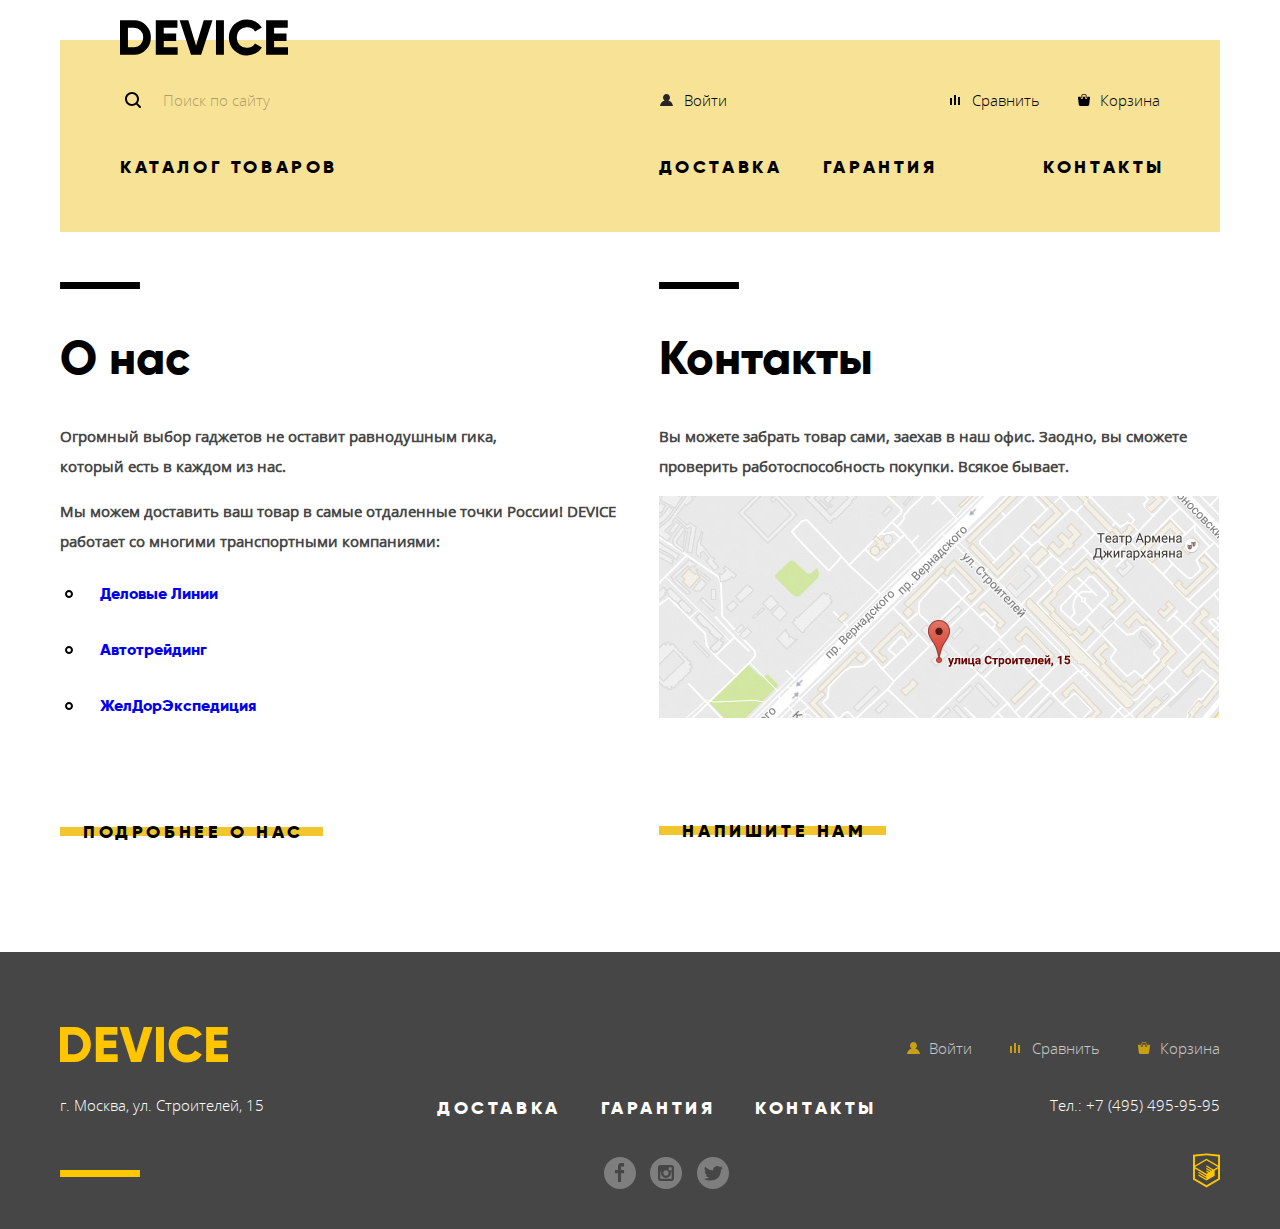
<file: index.html>
<!DOCTYPE html>
<html lang="ru">
<head>
  <meta charset="UTF-8">
  <title>Главная страница: Девайс</title>
  <link rel="stylesheet" href="">
  <link rel="stylesheet" href="css/normalize.css">
  <link rel="stylesheet" href="css/style.css">
</head>
<body>
  <header>
    <nav class="main-navigaton">
      <a class="main-header-logo" tabindex="0"><img src="img/main-logo.svg" width="168" height="53" alt="Логотип DEVICE">
      </a>
      <div class="main-page-navigation">
        <form class="main-form-search">
          <span></span>
          <input type="search" class="main-search" id="search" name="search" placeholder="Поиск по сайту" autocomplete="off">
          <button type="submit" name="submit" class="visually-hidden">Найти</button>
        </form>
        <ul class="user-navigation">
          <li class="login-link"><a href="#">Войти</a></li>
          <li class="compare"><a href="#">Сравнить</a></li>
          <li class="basket"><a href="#">Корзина</a></li>
        </ul>
      </div>
      <ul class="site-navigation">
        <li class="catalog"><a href="catalog.html">Каталог товаров</a>
          <ul class="modal displayed-hidden">
            <a href="#"><li>Виртуальная реальность</li></a>
            <a href="#"><li>Моноподы для селфи</li></a>
            <a href="#"><li>Экшн-камеры</li></a>
            <a href="#"><li>Фитнес-браслеты</li></a>
            <a href="#"><li>Умные часы</li></a>
            <a href="#"><li>Квадрокоптеры</li></a>
          </ul>
        </li>
        <li class="delivery"><a href="#">Доставка</a></li>
        <li class="warranty"><a href="#">Гарантия</a></li>
        <li class="contacts"><a href="#">Контакты</a></li>
      </ul>
    </nav>
  </header>
  <main class="container">
    <section class="main-about">
      <svg class="main-bar" xmlns="http://www.w3.org/2000/svg" xmlns:xlink="http://www.w3.org/1999/xlink" width="80" height="7" viewBox="0 0 80 7">
        <metadata><?xpacket begin="﻿" id="W5M0MpCehiHzreSzNTczkc9d"?>
          <x:xmpmeta xmlns:x="adobe:ns:meta/" x:xmptk="Adobe XMP Core 5.6-c138 79.159824, 2016/09/14-01:09:01">
            <rdf:RDF xmlns:rdf="http://www.w3.org/1999/02/22-rdf-syntax-ns#">
              <rdf:Description rdf:about=""/>
            </rdf:RDF>
          </x:xmpmeta><?xpacket end="w"?>
        </metadata>
        <image id="Layer_6_copy_3" data-name="Layer 6 copy 3" width="80" height="7" xlink:href="[data-uri]"/>
      </svg>
      <h2 class="about-title">О нас</h2>
      <p>Огромный выбор гаджетов не оставит равнодушным гика,<br> который есть в каждом из нас.</p>
      <p>Мы можем доставить ваш товар в самые отдаленные точки России! DEVICE работает со многими транспортными компаниями:</p>
      <ul class="delivery-companys">
        <li class="delivery-company"><p><a href="#">Деловые Линии</a></p></li>
        <li class="delivery-company"><p><a href="#">Автотрейдинг</a></p></li>
        <li class="delivery-company"><p><a href="#">ЖелДорЭкспедиция</a></p></li>
      </ul>
      <a class="about" href="#">Подробнее о нас</a>
    </section>
    <section class="main-contacts">
      <svg class="main-bar" xmlns="http://www.w3.org/2000/svg" xmlns:xlink="http://www.w3.org/1999/xlink" width="80" height="7" viewBox="0 0 80 7">
        <metadata><?xpacket begin="﻿" id="W5M0MpCehiHzreSzNTczkc9d"?>
          <x:xmpmeta xmlns:x="adobe:ns:meta/" x:xmptk="Adobe XMP Core 5.6-c138 79.159824, 2016/09/14-01:09:01">
            <rdf:RDF xmlns:rdf="http://www.w3.org/1999/02/22-rdf-syntax-ns#">
              <rdf:Description rdf:about=""/>
            </rdf:RDF>
          </x:xmpmeta><?xpacket end="w"?>
        </metadata>
        <image id="Layer_6_copy_3" data-name="Layer 6 copy 3" width="80" height="7" xlink:href="[data-uri]"/>
      </svg>
      <h2 class="contacts-title">Контакты</h2>
      <p>Вы можете забрать товар сами, заехав в наш офис. Заодно, вы сможете проверить работоспособность покупки. Всякое бывает.</p>
      <a href="#"><img src="img/map.jpg" width="560" height="222" alt="Наш адрес: г. Москва, ул. Строителей, 15"></a>
      <a class="write" href="#">Напишите нам</a>
    </section>
  </main>

  <footer class="main-footer">
    <section class="footer-user">
      <a class="main-footer-logo" tabindex="0"><img src="img/main-footer-logo.svg" width="168" height="53" alt="Логотип DEVICE"></a>
      <ul class="user-navigation-footer">
        <li class="login-link-footer"><a href="#">Войти</a></li>
        <li class="compare-footer"><a href="#">Сравнить</a></li>
        <li class="basket-footer"><a href="#">Корзина</a></li>
      </ul>
    </section>
    <section class="footer-conditions">
      <p class="footer-address">
        г. Москва, ул. Строителей, 15
      </p>
      <ul class="site-navigation-footer">
          <li class="delivery-footer"><a href="#">Доставка</a></li>
          <li class="warranty-footer"><a href="#">Гарантия</a></li>
          <li class="contacts-footer"><a href="#">Контакты</a></li>
      </ul>
      <p class="footer-phone">
        <a href="tel:+7 (495) 495-95-95">Тел.: +7 (495) 495-95-95</a>
      </p>
    </section>
    <section class="footer-social">
      <svg class="bar-footer" xmlns="http://www.w3.org/2000/svg" xmlns:xlink="http://www.w3.org/1999/xlink" width="80" height="7" viewBox="0 0 80 7">
        <metadata><?xpacket begin="﻿" id="W5M0MpCehiHzreSzNTczkc9d"?>
          <x:xmpmeta xmlns:x="adobe:ns:meta/" x:xmptk="Adobe XMP Core 5.6-c138 79.159824, 2016/09/14-01:09:01">
            <rdf:RDF xmlns:rdf="http://www.w3.org/1999/02/22-rdf-syntax-ns#">
              <rdf:Description rdf:about=""/>
              </rdf:RDF>
          </x:xmpmeta><?xpacket end="w"?>
        </metadata>
        <image id="Layer_6_copy_5" data-name="Layer 6 copy 5" width="80" height="7" xlink:href="[data-uri]"/>
      </svg>
      <ul class="footer-social-list">
        <li><a class="social-button-facebook" href="#"><span class="visually-hidden">Фейсбук</span></a></li>
        <li><a class="social-button-instargam" href="#"><span class="visually-hidden">Инстаграм</span></a></li>
        <li><a class="social-button-twitter" href="#"><span class="visually-hidden">Твиттер</span></a></li>
      </ul>
      <p class="footer-copyright">
        <a class="button-copyright" href="https://htmlacademy.ru/intensive/htmlcss"><span class="visually-hidden">HTML Academy</span>
          <svg version="1.1" id="Layer_1" xmlns="http://www.w3.org/2000/svg" xmlns:xlink="http://www.w3.org/1999/xlink" x="0px" y="0px" width="27px" height="35px" viewBox="0 0 26.943 34.09" enable-background="new 0 0 26.943 34.09" xml:space="preserve">
            <path d="M13.62,0.017L13.472,0L0,1.412v24.661l13.473,8.017l13.43-7.99l0.042-0.025V1.412L13.62,0.017z M25.019,12.127L13.495,5.334 L13.494,5.23l-0.087,0.05l-0.088-0.056v0.109L1.925,12.118V3.147l11.548-1.212l11.547,1.212V12.127z M13.405,6.787L24.923,13.5 l-4.479,2.64l-7.093-4.221l-0.014,1.415l5.904,3.513l-0.86,0.507l-5.03-2.992l-0.014,1.415l3.827,2.275l-0.782,0.523l-3.031-1.787 l-0.014,1.413l1.853,1.091l-1.8,1.081L2.034,13.622L13.405,6.787z M1.925,15.127l11.411,6.791l0.016,1.044L5.41,18.234L5.395,19.65 l7.979,4.795l0.018,1.076l-7.973-4.74l-0.013,1.414l8.021,4.822l0.046,0.025l8.143-4.872l-0.011-5.177l3.415-2.036v10.021 L13.472,31.85L1.925,24.979V15.127z" fill="#ffc600"/>
          </svg>
        </a>
      </p>
    </section>
  </footer>

  <section class="modal modal-map">
    <h2 class="visually-hidden">Как до нас добраться</h2>
    <img src="img/map-big.jpg" width="960" height="559" alt="Наш адрес: г. Москва, ул. Строителей, 15">
    <span class="modal-close">Закрыть</span>
  </section>

  <section class="modal modal-contacts">
    <h2 class="visually-hidden">Обратная связь</h2>
    <form action="https://echo.htmlacademy.ru" method="post">
      <p><label for="name">Ваше имя:</label></p>
        <input type="text" name="name" id="name" placeholder="Имя Фамилия">
      <p><label for="e-mail">Ваш e-mail:</label></p>
        <input type="email" name="e-mail" id="e-mail" placeholder="email@example.com">
      <p><label for="message">Текст письма:</label></p>
        <textarea name="message" id="message" rows="20" placeholder="В свободной форме"></textarea>
      <input type="submit" value="Отправить">
    </form>
    <span class="modal-close">Закрыть</span>
  </section>

<script>document.write('<script src="http://' + (location.host || 'localhost').split(':')[0] + ':35729/livereload.js?snipver=1"></' + 'script>')</script>
</body>
</html>
</file>
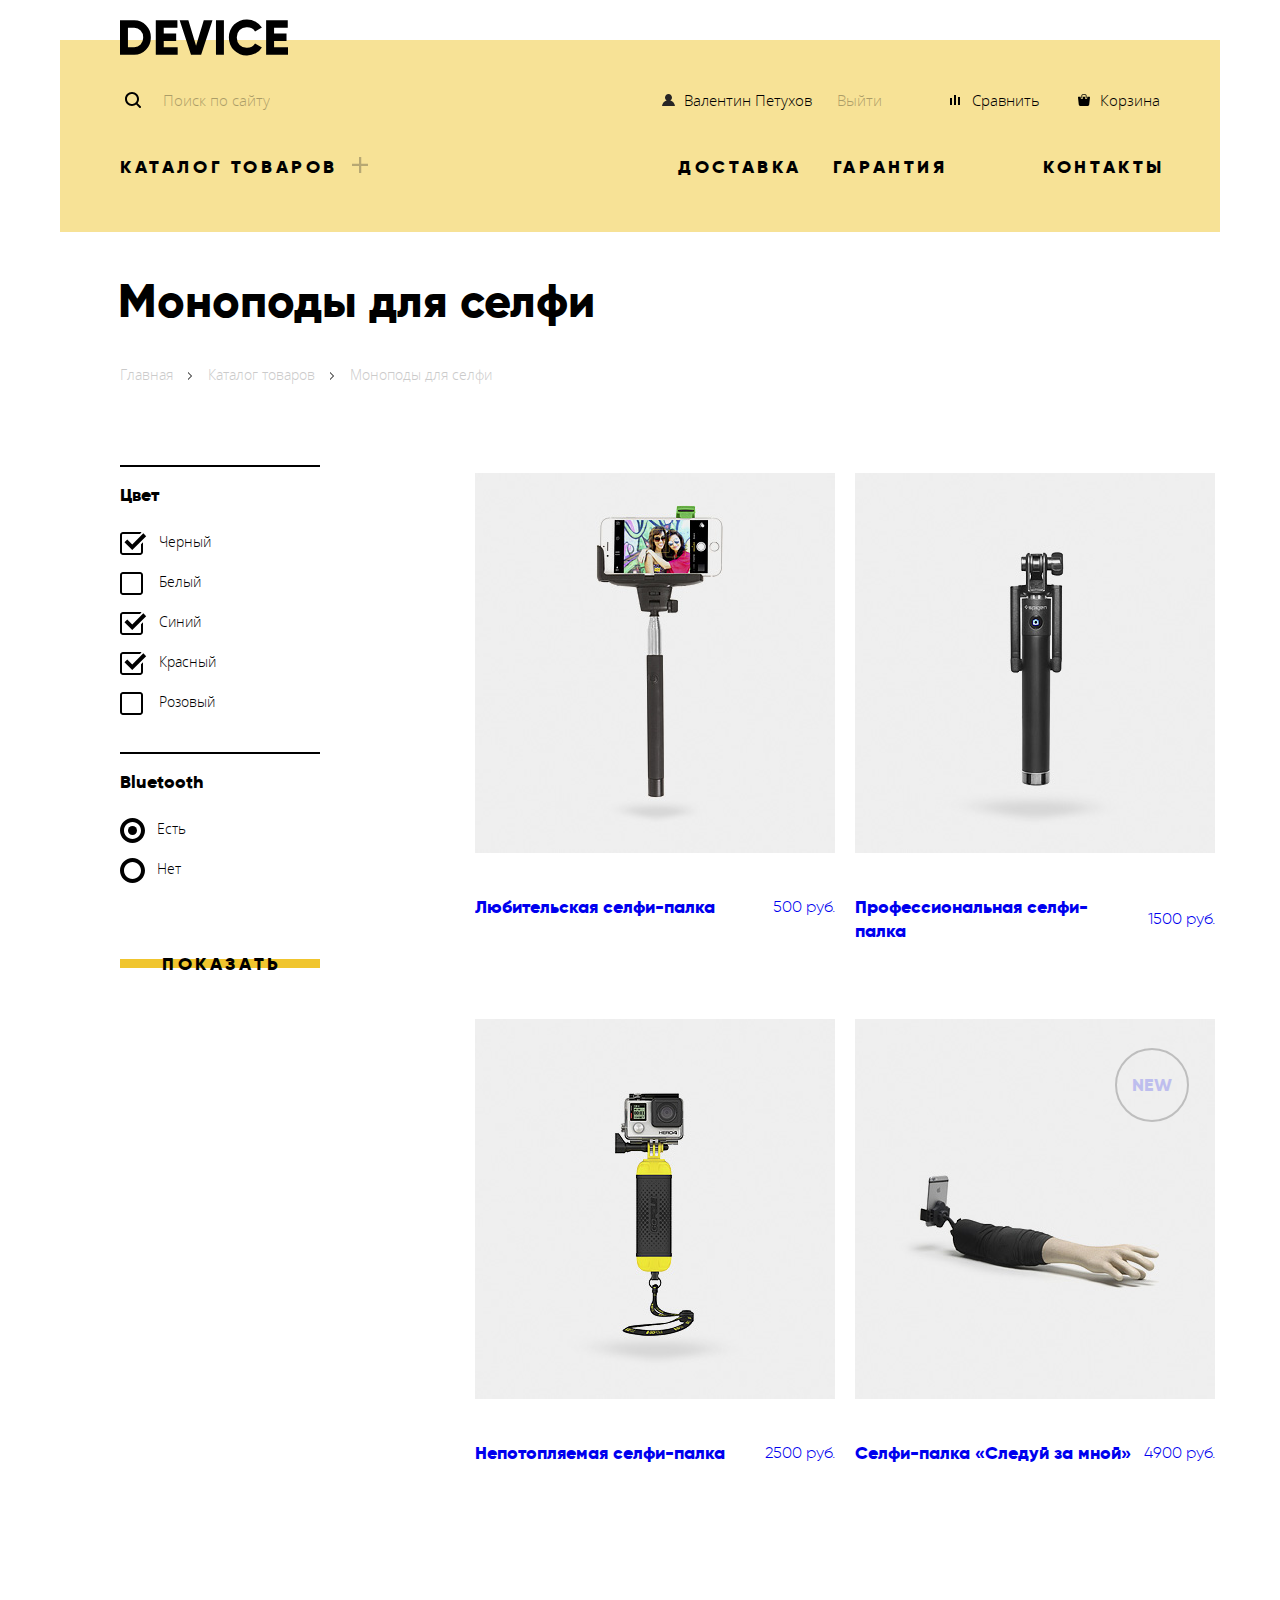
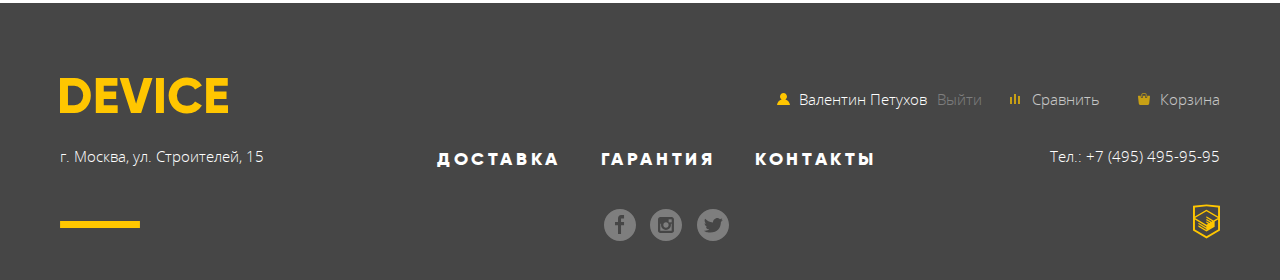
<file: catalog.html>
<!DOCTYPE html>
<html lang="ru">
<head>
  <meta charset="UTF-8">
  <title>Каталог товаров: Девайс</title>
  <link rel="stylesheet" href="css/normalize.css">
  <link rel="stylesheet" href="css/style.css">
</head>
<body>
  <header>
    <nav class="main-navigaton">
      <a href="index.html" class="main-header-logo" tabindex="0"><img src="img/main-logo.svg" width="168" height="53" alt="Логотип DEVICE">
      </a>
      <div class="main-page-navigation">
        <form class="main-form-search">
          <span></span>
          <input type="search" class="main-search" id="search" name="search" placeholder="Поиск по сайту" autocomplete="off">
          <button type="submit" name="submit" class="visually-hidden">Найти</button>
        </form>
        <ul class="user-navigation">
          <li class="login-name">Валентин Петухов</li>
          <li class="login-unlink"><a href="#">Выйти</a></li>
          <li class="compare"><a href="#">Сравнить</a></li>
          <li class="basket"><a href="#">Корзина</a></li>
        </ul>
      </div>
      <ul class="site-navigation">
        <li class="catalog">Каталог товаров
          <input class="catalog-button" type="checkbox" id="catalog-button">
          <label for="catalog-button" tabindex="0"></label>
          <ul class="modal">
                <div>
                  <li><a href="#">Виртуальная реальность</a></li>
                  <li><a href="#">Моноподы для селфи</a></li>
                  <li><a href="#">Экшн-камеры</a></li>
                </div>
                <div>
                  <li><a href="#">Фитнес-браслеты</a></li>
                  <li><a href="#">Умные часы</a></li>
                </div>
                <div>
                  <li><a href="#">Квадрокоптеры</a></li>
                </div>
          </ul>
        </li>
        <li class="delivery"><a href="#">Доставка</a></li>
        <li class="warranty"><a href="#">Гарантия</a></li>
        <li class="contacts"><a href="#">Контакты</a></li>
      </ul>
    </nav>
  </header>
  <main>
    <section class="main-title">
      <h1 class="page-title">Моноподы для селфи</h1>
      <ul class="breadcrumbs">
        <li><a href="index.html">Главная</a></li>
        <li><a href="catalog.html">Каталог товаров</a></li>
        <li class="breadcrumbs-current">Моноподы для селфи</li>
      </ul>
    </section>

    <div class="catalog-columns">
      <section class="filters">
        <h2 class="visually-hidden">Фильтр:</h2>

        <form class="filter" method="get" action="https://echo.htmlacademy.ru"">
          <fieldset class="filter-color">
            <p>Цвет</p>
            <ul class="color">
              <li>
                <input type="checkbox" name="black" id="black" checked>
                <label for="black">Черный</label>
              </li>
              <li>
                <input type="checkbox" name="white" id="white">
                <label for="white">Белый</label>
              </li>
              <li>
                <input type="checkbox" name="blue" id="blue" checked>
                <label for="blue">Синий</label>
              </li>
              <li>
                <input type="checkbox" name="red" id="red" checked>
                <label for="red">Красный</label>
              </li>
              <li>
                <input type="checkbox" name="pink" id="pink">
                <label for="pink">Розовый</label>
              </li>
            </ul>
          </fieldset>
          <fieldset class="filter-bluetooth">
            <p>Bluetooth</p>
            <ul class="bluetooth">
              <li>
                <input type="radio" name="radioButton" id="yes" checked>
                <label for="yes">Есть</label>
              </li>
              <li>
                <input type="radio" name="radioButton" id="no">
                <label for="no">Нет</label>
              </li>
            </ul>
          </fieldset>
          <input type="submit" class="show" name="show" id="show" value="Показать">
        </form>
      </section>
        <h2 class="visually-hidden">Список селфи-палок</h2>
        <ul class="catalog-list">
          <li class="catalog-item">
            <a class="catalog-item-list" href="#">
              <p>
                <img src="img/item-1.jpg" alt="Любительская селфи-палка" width="360" height="380">
              </p>
              <div>
                <h3>Любительская селфи-палка</h3>
                <b>500 руб.</b>
              </div>
            </a>
          </li>
          <li class="catalog-item">
            <a class="catalog-item-list" href="#">
              <p>
                <img src="img/item-2.jpg" alt="Профессиональная селфи-палка" width="360" height="380">
              </p>
              <div>
                <h3>Профессиональная селфи-палка</h3>
                <b>1500 руб.</b>
              </div>
            </a>
          </li>
          <li class="catalog-item">
            <a class="catalog-item-list" href="#">
              <p>
                <img src="img/item-3.jpg" alt="Непотопляемая селфи-палка" width="360" height="380">
              </p>
              <div>
                <h3>Непотопляемая селфи-палка</h3>
                <b>2500 руб.</b>
              </div>
            </a>
          </li>
          <li class="catalog-item">
            <a class="catalog-item-list" href="#">
              <p class="new">
                <img src="img/item-4.jpg" alt="Селфи-палка «Следуй за мной»" width="360" height="380">
                <span>NEW</span>
              </p>
              <div>
                <h3>Селфи-палка «Следуй за мной»</h3>
                <b>4900 руб.</b>
              </div>
            </a>
          </li>
        </ul>

    </div>
  </main>

  <footer class="main-footer">
    <section class="footer-user">
    <a class="main-footer-logo" href="index.html"><img src="img/main-footer-logo.svg" width="168" height="53" alt="Логотип DEVICE"></a>
    <ul class="user-navigation-footer">
      <li class="login-name-footer">Валентин Петухов</li>
      <li class="login-unlink-footer"><a href="#">Выйти</a></li>
      <li class="compare-footer"><a href="#">Сравнить</a></li>
      <li class="basket-footer"><a href="#">Корзина</a></li>
    </ul>
    </section>
    <section class="footer-conditions">
    <p class="footer-address">
      г. Москва, ул. Строителей, 15
    </p>
    <ul class="site-navigation-footer">
        <li class="delivery-footer"><a href="#">Доставка</a></li>
        <li class="warranty-footer"><a href="#">Гарантия</a></li>
        <li class="contacts-footer"><a href="#">Контакты</a></li>
    </ul>
    <p class="footer-phone">
      <a href="tel:+7 (495) 495-95-95">Тел.: +7 (495) 495-95-95</a>
    </p>
    </section>
    <section class="footer-social">
      <svg class="bar-footer" xmlns="http://www.w3.org/2000/svg" xmlns:xlink="http://www.w3.org/1999/xlink" width="80" height="7" viewBox="0 0 80 7">
        <metadata><?xpacket begin="﻿" id="W5M0MpCehiHzreSzNTczkc9d"?>
          <x:xmpmeta xmlns:x="adobe:ns:meta/" x:xmptk="Adobe XMP Core 5.6-c138 79.159824, 2016/09/14-01:09:01">
            <rdf:RDF xmlns:rdf="http://www.w3.org/1999/02/22-rdf-syntax-ns#">
              <rdf:Description rdf:about=""/>
              </rdf:RDF>
          </x:xmpmeta><?xpacket end="w"?>
        </metadata>
        <image id="Layer_6_copy_5" data-name="Layer 6 copy 5" width="80" height="7" xlink:href="[data-uri]"/>
      </svg>
      <ul class="footer-social-list">
        <li><a class="social-button-facebook" href="#"><span class="visually-hidden">Фейсбук</a></li>
        <li><a class="social-button-instargam" href="#"><span class="visually-hidden">Инстаграм</span></a></li>
        <li><a class="social-button-twitter" href="#"><span class="visually-hidden">Твиттер</span></a></li>
      </ul>
      <p class="footer-copyright">
        <a class="button-copyright" href="https://htmlacademy.ru/intensive/htmlcss"><span class="visually-hidden">HTML Academy</span>
          <svg version="1.1" id="Layer_1" xmlns="http://www.w3.org/2000/svg" xmlns:xlink="http://www.w3.org/1999/xlink" x="0px" y="0px" width="27px" height="35px" viewBox="0 0 26.943 34.09" enable-background="new 0 0 26.943 34.09" xml:space="preserve">
            <path d="M13.62,0.017L13.472,0L0,1.412v24.661l13.473,8.017l13.43-7.99l0.042-0.025V1.412L13.62,0.017z M25.019,12.127L13.495,5.334 L13.494,5.23l-0.087,0.05l-0.088-0.056v0.109L1.925,12.118V3.147l11.548-1.212l11.547,1.212V12.127z M13.405,6.787L24.923,13.5 l-4.479,2.64l-7.093-4.221l-0.014,1.415l5.904,3.513l-0.86,0.507l-5.03-2.992l-0.014,1.415l3.827,2.275l-0.782,0.523l-3.031-1.787 l-0.014,1.413l1.853,1.091l-1.8,1.081L2.034,13.622L13.405,6.787z M1.925,15.127l11.411,6.791l0.016,1.044L5.41,18.234L5.395,19.65 l7.979,4.795l0.018,1.076l-7.973-4.74l-0.013,1.414l8.021,4.822l0.046,0.025l8.143-4.872l-0.011-5.177l3.415-2.036v10.021 L13.472,31.85L1.925,24.979V15.127z" fill="#ffc600"/>
          </svg>
        </a>
      </p>
    </section>
  </footer>

<script>document.write('<script src="http://' + (location.host || 'localhost').split(':')[0] + ':35729/livereload.js?snipver=1"></' + 'script>')</script>
</body>
</html>
</file>
<file: css/style.css>
@font-face {
  font-family: "Gilroy";
  src : url("../fonts/gilroyextrabold.woff2") format("woff2"),
        url("../fonts/gilroyextrabold.woff") format("woff");
  font-weight: 900;
  font-style: normal;
  font-display: swap;
}

@font-face {
  font-family: "Gilroy";
  src : url("../fonts/gilroylight.woff2") format("woff2"),
        url("../fonts/gilroylight.woff") format("woff");
  font-weight: 100;
  font-style: normal;
  font-display: swap;
}

@font-face {
  font-family: "Open Sans";
  src : url("../fonts/opensans.woff2") format("woff2"),
        url("../fonts/opensans.woff") format("woff");
  font-weight: 400;
  font-style: normal;
  font-display: swap;
}

@font-face {
  font-family: "Open Sans";
  src : url("../fonts/opensanslight.woff2") format("woff2"),
        url("../fonts/opensanslight.woff") format("woff");
  font-weight: 100;
  font-style: normal;
  font-display: swap;
}



body {
  margin: 0;
  padding: 0;
  font-family: "Gilroy", Tahoma, sans-serif;
  font-size: 18px;
  line-height: 24px;
  font-weight: 900;
  color: rgb(0, 0, 0);
  text-transform: uppercase;
}

.visually-hidden { display: none; }

a { text-decoration: none; }
a:visited { color: rgb(0, 0, 0); }


.site-navigation,
.user-navigation,
.site-navigation-footer,
.user-navigation-footer,
.footer-social-list,
.catalog-list
 {
  list-style: none;
}

.site-navigation a,
.user-navigation a,
.footer-phone a {
  color: rgb(0, 0, 0);
}




.main-search {
  background-color: #f7e296;
  border: none;
  font-size: 15px;
  font-family: "Open Sans", Arial, sans-serif;
  font-weight: 100;
  line-height: 30px;
  text-align: left;
}

/*:active, :hover {
    outline: 0;
    outline-offset: 0;
}
*/

::-webkit-input-placeholder {color:rgb(0, 0, 0); opacity: 0.3;}
::-moz-placeholder          {color:rgb(0, 0, 0); opacity: 0.3;}
:-moz-placeholder           {color:rgb(0, 0, 0); opacity: 0.3;}
:-ms-input-placeholder      {color:rgb(0, 0, 0); opacity: 0.3;}

input:hover::-webkit-input-placeholder {color:rgb(0, 0, 0); opacity: 0.6;}
input:hover::-moz-placeholder          {color:rgb(0, 0, 0); opacity: 0.6;}
input:hover:-moz-placeholder           {color:rgb(0, 0, 0); opacity: 0.6;}
input:hover:-ms-input-placeholder      {color:rgb(0, 0, 0); opacity: 0.6;}

input:focus::-webkit-input-placeholder {color:rgb(0, 0, 0); opacity: 1.0;}
input:focus::-moz-placeholder          {color:rgb(0, 0, 0); opacity: 1.0;}
input:focus:-moz-placeholder           {color:rgb(0, 0, 0); opacity: 1.0;}
input:focus:-ms-input-placeholder      {color:rgb(0, 0, 0); opacity: 1.0;}


.user-navigation {
  display: flex;
  font-size: 15px;
  font-family: "Open Sans", Arial, sans-serif;
  font-weight: 100;
  line-height: 2;
  text-align: left;
  text-transform: capitalize;
}


.login-link:hover,.login-link:focus-within,
.compare:hover,.compare:focus-within,
.basket:hover,.basket:focus-within,
/*.catalog:hover,.catalog:focus-within,*/
.delivery:hover,.delivery:focus-within,
.delivery-company:hover,.delivery-company:focus-within,
.warranty:hover,.warranty:focus-within,
.contacts:hover,.contacts:focus-within,
.main-header-logo:hover,.main-header-logo:focus-within,
.main-footer-logo:hover,.main-footer-logo:focus-within,
.delivery-footer:hover,.delivery-footer:focus-within,
.warranty-footer:hover,.warranty-footer:focus-within,
.contacts-footer:hover,.contacts-footer:focus-within,
.catalog-item p:hover,.catalog-item p:focus-within {
  opacity: 0.6;
}


.login-link:active,
.login-unlink,
.login-unlink-footer,
.compare:active,
.basket:active,
/*.catalog:active,*/
.delivery:active,
.delivery-company:active,
.warranty:active,
.contacts:active,
.main-header-logo:active,
.main-footer-logo:active,
.button-copyright:active
{
  opacity: 0.3;
}

.social-button-facebook:hover, .social-button-facebook:focus-within,
.social-button-instargam:hover, .social-button-instargam:focus-within,
.social-button-twitter:hover, .social-button-twitter:focus-within,
.button-copyright:hover, .button-copyright:focus-within {
  opacity: 0.6;
}

.social-button-facebook:active,
.social-button-instargam:active,
.social-button-twitter:active {
  opacity: 0.1;
}

.catalog,
.delivery,
.warranty,
.contacts,
.delivery-footer,
.warranty-footer,
.contacts-footer {
  letter-spacing: 0.2em;
}

.about-title,
.contacts-title {
  font-size: 47px;
  font-family: "Gilroy", Tahoma, sans-serif;
  font-weight: bold;
  line-height: 1.021;
  text-align: left;
  text-transform: none;
  /*outline: #cacd58 solid 2px;*/
  /*margin: 0;*/

}



.show {
  font-size: 18px;
  font-family: "Gilroy", Tahoma, sans-serif;
  color: rgb(0, 0, 0);
  font-weight: 900;
  letter-spacing: 0.2em;
  line-height: 24px;
  text-align: center;
  text-transform: uppercase;
  background-color: #f7e296;
}

.container p {
  font-size: 15px;
  font-family: "Open Sans", Arial, sans-serif;
  color: rgb(70, 70, 70);
  line-height: 30px;
  text-align: left;
  text-transform: none;
}

.catalog-item h3  {
  font-size: 18px;
  font-family: "Gilroy", Tahoma, sans-serif;
  font-weight: 900;
  line-height: 24px;
  text-transform: none;
}

.catalog-item b  {
  font-size: 16px;
  font-family: "Gilroy", Tahoma, sans-serif;
  font-weight: 100;
  line-height: 24px;
  text-transform: none;
}

.delivery-companys {
  /*outline: #cacd58 solid 2px;*/
  list-style: none;
  padding: 0;
}

.delivery-companys li{
  background: url("../img/slider-button.svg") no-repeat;
  background-position: left center;
  padding-left: 40px;
  /*outline: #cacd58 solid 2px;*/
}


.delivery-companys p {
  font-size: 16px;
  font-family: "Gilroy", Tahoma, sans-serif;
  font-weight: bold;
  line-height: 40px;
  text-align: left;
  color: rgb(0, 0, 0);
}

.about {
  display: inline-block;
  font-size: 18px;
  font-family: "Gilroy", Tahoma, sans-serif;
  color: rgb(0, 0, 0);
  font-weight: 900;
  letter-spacing: 0.2em;
  line-height: 24px;
  text-align: center;
  text-transform: uppercase;
  /*background-color: #f0c52e;*/
  margin-top: 63px;
  margin-bottom: 95px;
  padding: 13px 19px 13px 23px;
  /*padding-left: 0;*/
  /*outline: #cacd58 solid 2px;*/
  background: -webkit-linear-gradient(transparent 20px, #f0c52e 20px, #f0c52e 29px, transparent 29px);
  background: -o-linear-gradient(transparent 20px, #f0c52e 20px, #f0c52e 29px, transparent 29px);
  background: -moz-linear-gradient(transparent 20px, #f0c52e 20px, #f0c52e 29px, transparent 29px);
  background: -ms-linear-gradient(transparent 20px, #f0c52e 20px, #f0c52e 29px, transparent 29px);
}

.about:hover,.about:focus,
.write:hover,.write:focus {
  background-color: #f0c52e;
}

.about:active,
.write:active {
  color: rgba(0, 0, 0, 0.3);
}



.write {
  display: inline-block;
  font-size: 18px;
  font-family: "Gilroy", Tahoma, sans-serif;
  color: rgb(0, 0, 0);
  font-weight: 900;
  letter-spacing: 0.2em;
  line-height: 24px;
  text-align: center;
  text-transform: uppercase;
  background-color: #f0c52e;
  margin-top: 82px;
  margin-bottom: 95px;
  padding: 13px 19px 13px 23px;
  /*outline: #cacd58 solid 2px;*/
  background: -webkit-linear-gradient(transparent 20px, #f0c52e 20px, #f0c52e 29px, transparent 29px);
  background: -o-linear-gradient(transparent 20px, #f0c52e 20px, #f0c52e 29px, transparent 29px);
  background: -moz-linear-gradient(transparent 20px, #f0c52e 20px, #f0c52e 29px, transparent 29px);
  background: -ms-linear-gradient(transparent 20px, #f0c52e 20px, #f0c52e 29px, transparent 29px);
}

.main-footer {
  background-color: #464646;
  color: #ffffff;
}

.footer-address,
.footer-phone,
.footer-social,
.footer-copyright {
  font-size: 15px;
  font-family: "Open Sans", Arial, sans-serif;
  font-weight: 100;
  color: rgb(255, 255, 255);
  text-align: left;
  text-transform: none;
  /*outline: #cacd58 solid 2px;*/
}

.footer-phone a {
  color: rgb(255, 255, 255);
}

.site-navigation-footer a,
.user-navigation-footer a {
  color: #ffffff;
}

.user-navigation-footer {
  display: flex;
  font-size: 15px;
  font-family: "Open Sans", Arial, sans-serif;
  font-weight: 100;
  line-height: 2;
  text-align: left;
  text-transform: capitalize;


}


.login-link-footer,
.compare-footer,
.basket-footer
{
  opacity: 0.7;
}


.login-link-footer:hover, .login-link-footer:focus-within,
.compare-footer:hover, .compare-footer:focus-within,
.basket-footer:hover, .basket-footer:focus-within
{
  opacity: 1.0;
}

.login-link-footer:active,
.compare-footer:active,
.basket-footer:active,
.delivery-footer:active,
.warranty-footer:active,
.contacts-footer:active
 {
  opacity: 0.3;
}






.social-button-facebook {
  display: block;
  background-image: url(../img/facebook-logo.svg);
  width: 32px;
  height: 32px;
  opacity: 0.3;
}

.social-button-instargam {
  display: block;
  background-image: url(../img/instagram-logo.svg);
  width: 32px;
  height: 32px;
  opacity: 0.3;
}

.social-button-twitter {
  display: block;
  background-image: url(../img/twiter-logo.svg);
  width: 32px;
  height: 32px;
  opacity: 0.3;
}


/*---------------------------------*/


.main-header-logo {
  display: inline-block;
  margin-top: 11px;
  margin-left: 60px;
}

.main-navigaton {
  background: -webkit-linear-gradient(transparent 40px, #f7e296 40px);
  background: -o-linear-gradient(transparent 40px, #f7e296 40px);
  background: -moz-linear-gradient(transparent 40px, #f7e296 40px);
  background: -ms-linear-gradient(transparent 40px, #f7e296 40px);
  width: 1160px;
  margin: 0 auto;
  padding-bottom: 53px;

}

.main-page-navigation {
  display: flex;
  justify-content: space-between;
  margin: 0 60px;
  /*outline: #cacd58 solid 2px;*/
}

.main-form-search {
  display: flex;
  /*position: relative;*/
  /*margin-left: 20px;*/
  align-items: center;
  padding-left: 5px;

  /*justify-content: space-between;*/
}

.main-form-search span::after {
  display: block;
  content: "";
  /*position: relative;*/
  margin-right: 20px;
  background-image: url("../img/search-icon.svg");
  /*background-color: #ff0000;*/
  width: 16px;
  height: 16px;
}

.login-link {
  position: relative;
  left: -305px;
  /*outline: #cacd58 solid 2px;*/
}

.login-link::before {
  content: "";
  position: absolute;
  background-image: url("../img/user-icon.svg");
  background-repeat: no-repeat;
  background-position: 0 0;
  width: 13px;
  height: 12px;
  top: 9px;
  left: -24px;
}

.login-name {
  position: relative;
  left: -175px;
  /*outline: #cacd58 solid 2px;*/
}

.login-name::before {
  content: "";
  position: absolute;
  background-image: url("../img/user-icon.svg");
  background-repeat: no-repeat;
  background-position: 0 0;
  width: 13px;
  height: 12px;
  top: 9px;
  left: -22px;
}

.login-unlink {
  position: relative;
  left: -150px;
}

.compare {
  position: relative;
  left: -60px;
  /*outline: #cacd58 solid 2px;*/
}

.compare::before {
  content: "";
  position: absolute;
  background-image: url("../img/compare-icon.svg");
  background-repeat: no-repeat;
  background-position: 0 0;
  width: 10px;
  height: 10px;
  top: 10px;
  left: -22px;
}

.basket {
  position: relative;
  /*left: 47px;*/
  /*outline: #cacd58 solid 2px;*/
}

.basket::before {
  content: "";
  position: absolute;
  background-image: url("../img/cart-icon.svg");
  background-repeat: no-repeat;
  background-position: 0 0;
  width: 12px;
  height: 12px;
  top: 9px;
  left: -22px;
}

.site-navigation {
  display: flex;
  justify-content: space-between;
  margin: 25px 55px 0 60px;
  flex-wrap: wrap;
  padding: 0;
  /*outline: #cacd58 solid 2px;*/
}

.catalog label {
  display: inline-block;
  /*position: absolute;*/
  content: "";
  background-color: #f7e296;
  background-image: url(../img/plus-icon.png);
  width: 16px;
  height: 16px;
  border: none;
  opacity: 0.3;
  top: 120px;
  left: 150px;
  margin: 0;
  margin-left: 5px;

  /*vertical-align: center;*/
}

.catalog label:hover {
  opacity: 0.6;

}


.catalog input[type="checkbox"] {
  display: none;
  /*content: "";
  background-color: #f7e296;
  background-image: url(../img/plus-icon.png);
  width: 16px;
  height: 16px;
  border: none;
  opacity: 0.3;*/
}


.modal {
  display: none;
  position: absolute;
  padding: 0;
  margin: 0;
  list-style: none;
  background-color: #f7e296;
  width: 1160px;
  margin-left: -60px;
  margin-top: 18px;
  padding-bottom: 40px;
}

.catalog input[type="checkbox"]:checked ~ ul.modal {
  display: block;
}

.modal li:hover, .modal li:focus-within {
  opacity: 0.6;
}

.modal li:active {
  opacity: 0.3;
}

.modal li {
  padding: 0;
  margin: 0;
  font-family: "Open Sans", Arial, sans-serif;
  font-size: 15px;
  font-weight: 100;
  letter-spacing: 0;
  text-transform: capitalize;
  margin-left: 60px;
  margin-top: 20px;
}


.modal div {
  display: inline-block;
  vertical-align: top;
  /*width: 300px;*/
  /*outline: #cacd58 solid 2px;*/
  /*display: flex;*/
  /*flex-wrap: wrap;*/
  /*padding-bottom: 20px;*/

}


.delivery {
  position: relative;
  left: 165px;
  /*outline: #cacd58 solid 2px;*/
}
.warranty {
  position: relative;
  left: 50px;
  /*outline: #cacd58 solid 2px;*/
}

.container {
  display: flex;
  width: 1160px;
  margin: 0 auto;
  justify-content: space-between;
}
.main-about {
  padding-right: 40px;
  /*outline: #cacd58 solid 2px;*/

}

.footer-user {
  display: flex;
  justify-content: space-between;
  width: 1160px;
  margin: 0 auto;
  padding-top: 66px;
  /*outline: #cacd58 solid 2px;*/
}


.login-link-footer {
  position: relative;
  left: -120px;
}

.login-link-footer::before {
  content: "";
  position: absolute;
  background-image: url("../img/user-icon-footer.svg");
  background-repeat: no-repeat;
  background-position: 0 0;
  width: 13px;
  height: 12px;
  top: 9px;
  left: -22px;
}

.login-name-footer {
  position: relative;
  left: -120px;
}

.login-name-footer::before {
  content: "";
  position: absolute;
  background-image: url("../img/user-icon-footer.svg");
  background-repeat: no-repeat;
  background-position: 0 0;
  width: 13px;
  height: 12px;
  top: 9px;
  left: -22px;
}

.login-unlink-footer {
  position: relative;
  left: -110px;
}

.compare-footer {
  position: relative;
  left: -60px;
}

.compare-footer::before {
  content: "";
  position: absolute;
  background-image: url("../img/compare-icon-footer.svg");
  background-repeat: no-repeat;
  background-position: 0 0;
  width: 10px;
  height: 10px;
  top: 10px;
  left: -22px;
}

.basket-footer {
  position: relative;
  /*padding-left: 54px;*/
}

.basket-footer::before {
  content: "";
  position: absolute;
  background-image: url("../img/cart-icon-footer.svg");
  background-repeat: no-repeat;
  background-position: 0 0;
  width: 12px;
  height: 12px;
  top: 9px;
  left: -22px;
}


.footer-conditions {
  display: flex;
  justify-content: space-between;
  width: 1160px;
  margin: 0 auto;
  /*outline: #cacd58 solid 2px;*/

}

.site-navigation-footer {
  display: flex;
  justify-content: space-between;
  /*flex-wrap: wrap;*/
  flex-basis: 440px;
  /*outline: #cacd58 solid 2px;*/
  padding: 0;
}

.footer-social {
  display: flex;
  width: 1160px;
  margin: 0 auto;
  justify-content: space-between;
  /*outline: #cacd58 solid 2px;*/
  align-items: center;
  padding-bottom: 20px;
}

.footer-social-list {
  display: flex;
  flex-basis: 140px;
  justify-content: space-around;
  padding: 0;

}

.bar-footer {
  /*outline: #cacd58 solid 2px;*/
  /*align-self: center;*/
}

.main-bar {
  margin-top: 50px;
}


.main-title {
  width: 1160px;
  margin: 0 auto;
  /*outline: #cacd58 solid 2px;*/
}

.page-title {
  font-size: 47px;
  font-family: "Gilroy", Tahoma, sans-serif;
  font-weight: 900;
  line-height: 48px;
  text-align: left;
  text-transform: none;
  /*outline: #cacd58 solid 2px;*/
  margin: 45px 58px 38px;
}

.breadcrumbs {
  display: block;
  padding: 0;
  margin-left: 60px;
  padding-bottom: 54px;
  list-style: none;
  /*outline: #cacd58 solid 2px;*/
}

.breadcrumbs li {
  float: left;
  margin-right: 15px;
  font-size: 14px;
  font-family: "Open Sans", Arial, sans-serif;
  font-weight: 100;
  line-height: 24px;
  color: #cacaca;
  text-transform: none;

}

.breadcrumbs a {
  position: relative;
  float: left;
  padding-right: 20px;
  color: #cacaca;
}
.breadcrumbs a:hover,
.breadcrumbs a:focus {
  color: #8d8d8d;
}

.breadcrumbs a:active {
  color: #eeeeee;
}

.breadcrumbs a:after {
  border: solid transparent;
  position: absolute;
  content: "";
  top: 10px;
  right: -1px;
  border-width: 3px;
  border-left-color: #ffffff;
  /*outline: #cacd58 solid 1px;*/
}

.breadcrumbs a:before {
  border: solid transparent;
  position: absolute;
  opacity: 1.0;
  content: "";
  top: 9px;
  right: -3px;
  border-width: 4px;
  border-left-color: black;
}





.catalog-columns {
  display: flex;
  /*padding: 0;*/
  width: 1150px;
  margin: 0 auto;
  /*justify-content: space-between;*/
  /*outline: #cacd58 solid 1px;*/
}

.filters {
  /*position: absolute;*/
  width: 468px;
  padding-left: 25px;
  padding-right: 68px;
  /*outline: #cacd58 solid 1px;*/
  /*background-color: #efefef;*/

}

.filter-color {
  margin: 0;
  padding: 0;
  padding-top: 16px;
  width: 200px;
  margin-left: 30px;
  margin-right: 67px;
  margin-top: 30px;
  border: none;
  border-top: 2px solid;
  /*outline: #cacd58 solid 1px;*/
}

.color input[type="checkbox"] {
  display: none;
}

.color input[type="checkbox"] + label {
  /*outline: #cacd58 solid 1px;*/
}

.color input[type="checkbox"] + label:before {
  content: "";
  background-image: url(../img/checkbox-off.svg);
  background-repeat: no-repeat;
  display: inline-block;
  width: 27px;
  height: 23px;
  vertical-align: middle;
  padding-right: 12px;
  /*outline: #cacd58 solid 1px;*/
}

.color input[type="checkbox"]:checked + label:before {
  background-image: url(../img/checkbox-on.svg);
}

.filter-bluetooth {
  margin: 0;
  padding: 0;
  padding-top: 16px;
  width: 200px;
  margin-left: 30px;
  margin-top: 30px;
  margin-bottom: 30px;
  border: none;
  border-top: 2px solid;
  /*outline: #cacd58 solid 1px;*/
}

input[type="radio"] {
  display: none;
}

input[type="radio"] + label {
  /*outline: #cacd58 solid 1px;*/
}

input[type="radio"] + label:before {
  content: "";
  background-image: url(../img/radio-off.svg);
  background-repeat: no-repeat;
  display: inline-block;
  width: 25px;
  height: 25px;
  vertical-align: middle;
  padding-right: 12px;
  /*outline: #cacd58 solid 1px;*/
}

input[type="radio"]:checked + label:before {
  background-image: url(../img/radio-on.svg);
}




.color, .bluetooth {
  list-style: none;
}

.color, .bluetooth {
  margin: 0;
  padding: 0;
  /*outline: #cacd58 solid 1px;*/
  padding-top: 15px;

}

.filters p  {
  font-size: 18px;
  font-family: "Gilroy", Tahoma, sans-serif;
  font-weight: 900;
  line-height: 24px;
  text-transform: none;
  margin: 0;
}

.color li, .bluetooth li {
  font-size: 14px;
  font-family: "Open Sans", Arial, sans-serif;
  font-weight: 100;
  line-height: 40px;
  text-transform: none;
}

#show {
  margin: 0;
  padding: 0;
  margin-top: 20px;
  width: 200px;
  margin-left: 30px;
  border: none;
  font-size: 18px;
  font-family: "Gilroy", Tahoma, sans-serif;
  color: rgb(0, 0, 0);
  font-weight: 900;
  letter-spacing: 0.2em;
  line-height: 24px;
  text-align: center;
  text-transform: uppercase;
  background-color: #f0c52e;
  padding: 13px 19px 13px 23px;
  /*outline: #cacd58 solid 2px;*/
  background: -webkit-linear-gradient(transparent 20px, #f0c52e 20px, #f0c52e 29px, transparent 29px);
  background: -o-linear-gradient(transparent 20px, #f0c52e 20px, #f0c52e 29px, transparent 29px);
  background: -moz-linear-gradient(transparent 20px, #f0c52e 20px, #f0c52e 29px, transparent 29px);
  background: -ms-linear-gradient(transparent 20px, #f0c52e 20px, #f0c52e 29px, transparent 29px);
}


#show:hover, #show:focus {
  background-color: #f0c52e;
}

#show:active,
#show:active {
  color: rgba(0, 0, 0, 0.3);
}

.catalog-list {
  display: flex;
  padding: 0;
  margin: 0;
  justify-content: flex-start;
  flex-wrap: wrap;
  margin-bottom: 100px;
  /*outline: #cacd58 solid 2px;*/
}


.catalog-item {
  padding: 20px 0 20px 20px;
  /*display: flex;*/
  /*flex-wrap: wrap;*/
  /*flex-direction: column;*/

}

.catalog-item-list p {
  /*outline: #cacd58 solid 2px;*/
}

.catalog-item-list div {

  display: flex;
  justify-content: space-between;
  /*outline: #cacd58 solid 2px;*/
}

.catalog-item-list h3 {
  width: 280px;
  /*display: inline;*/
  /*outline: #cacd58 solid 2px;*/
}

.catalog-item-list b {
  /*outline: #cacd58 solid 2px;*/
  align-self: center;
}

.new {
  position: relative;

}

.new span {
  position: absolute;
  top: 29px;
  right: 26px;
  padding: 23px 15px;
  border: 2px solid black;
  border-radius: 50%;
  opacity: .2;
} ;
</file>
